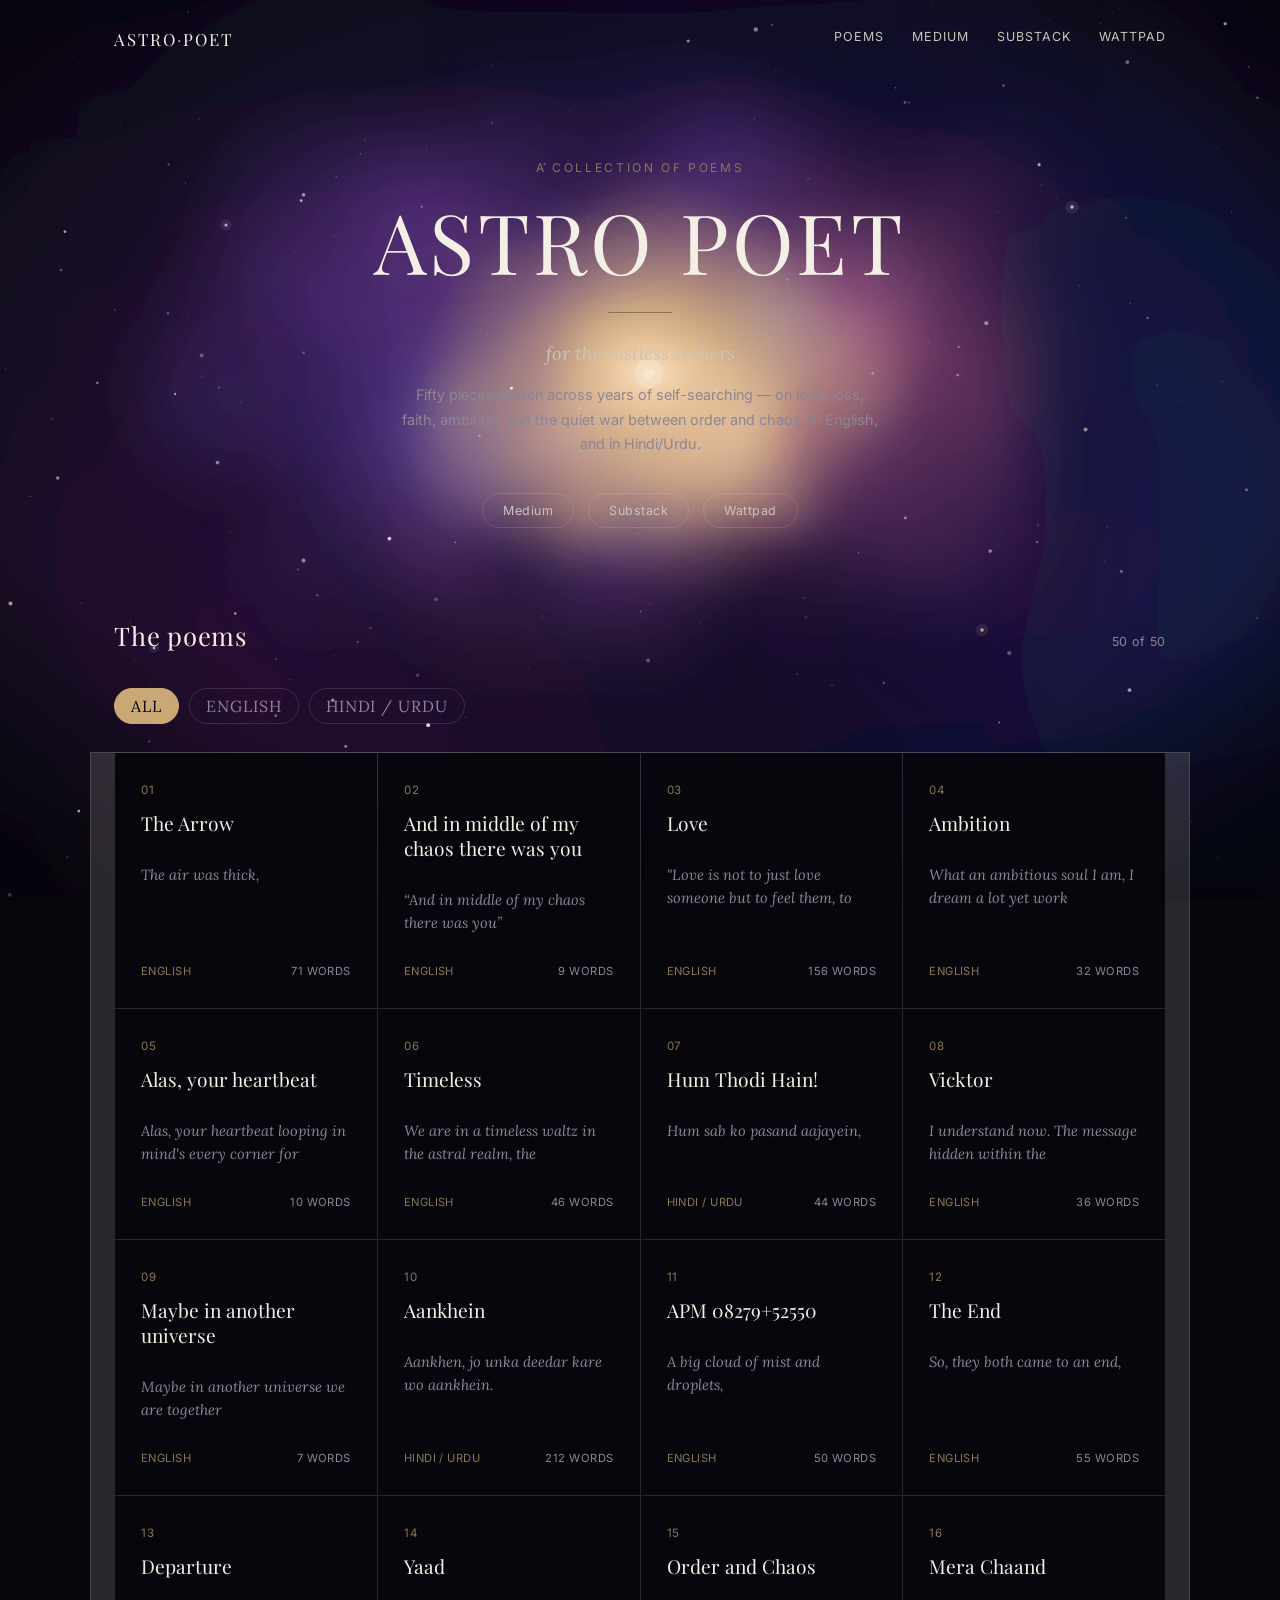
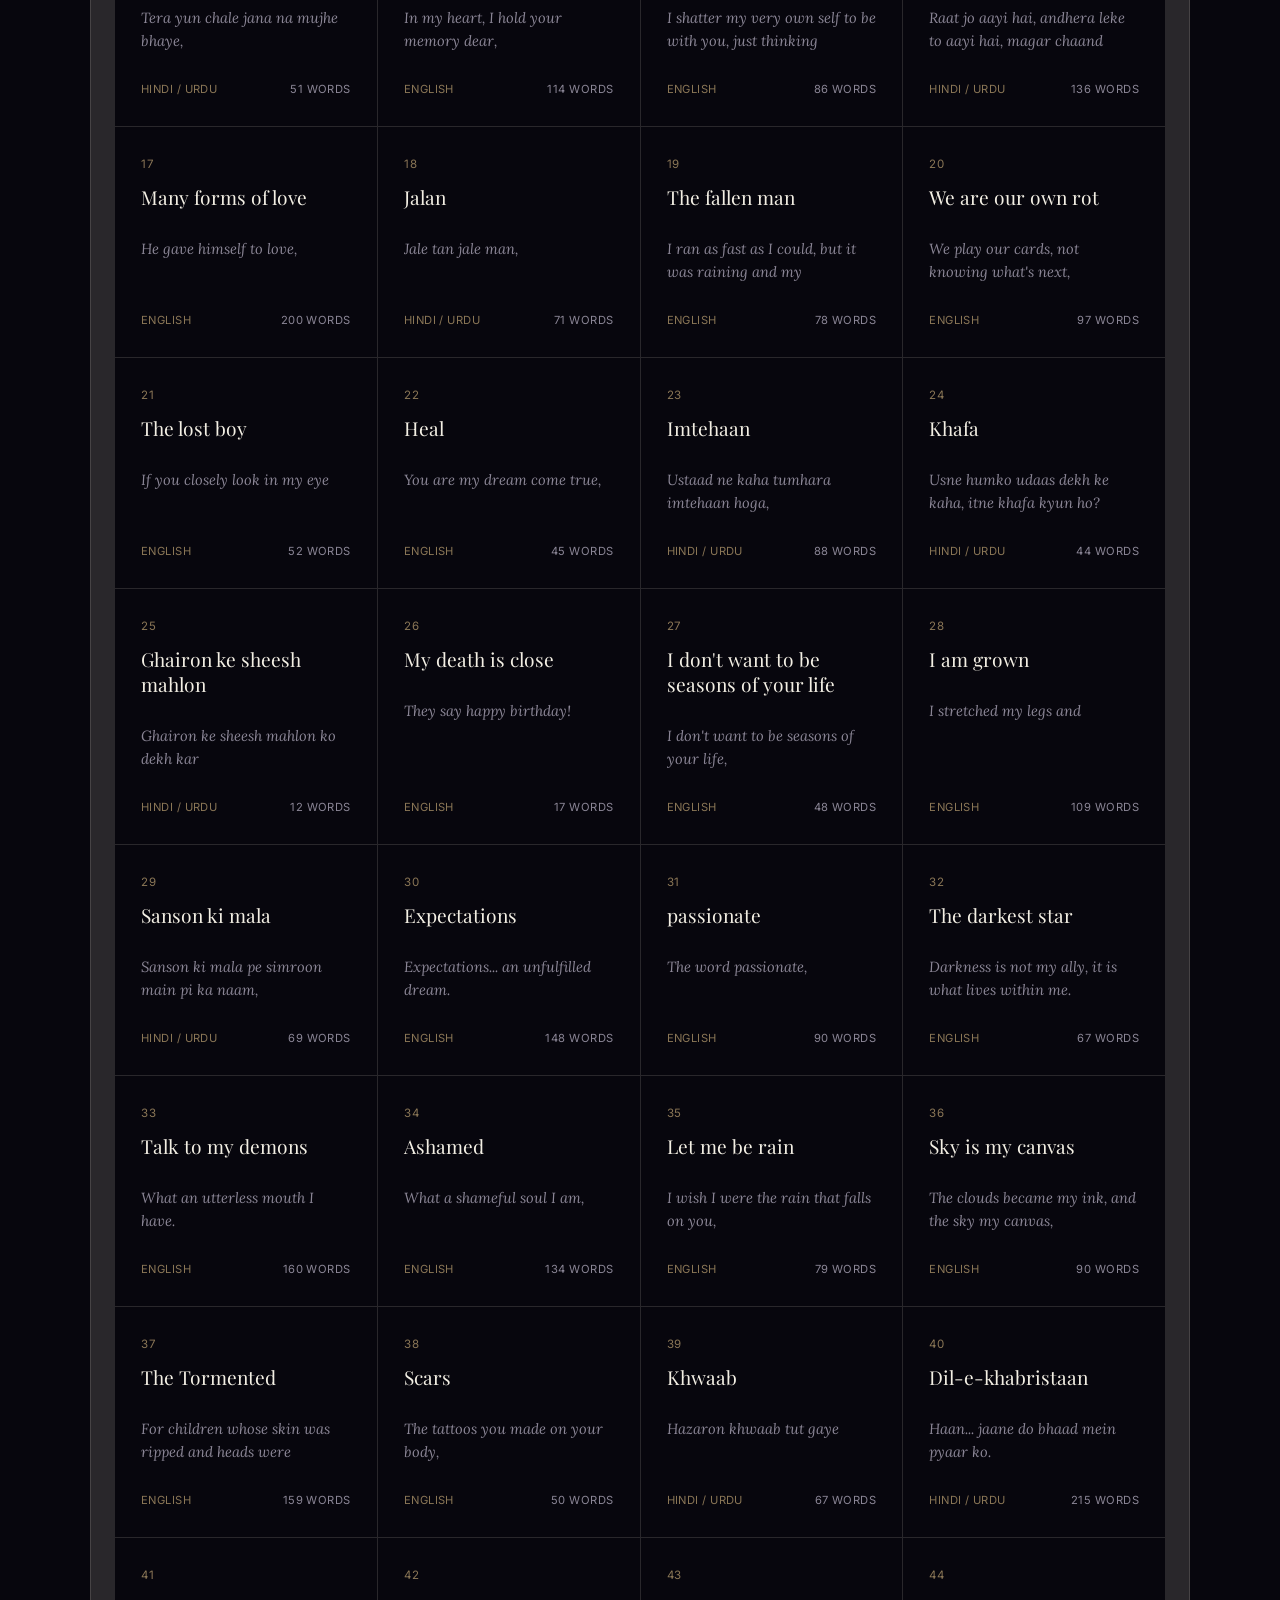
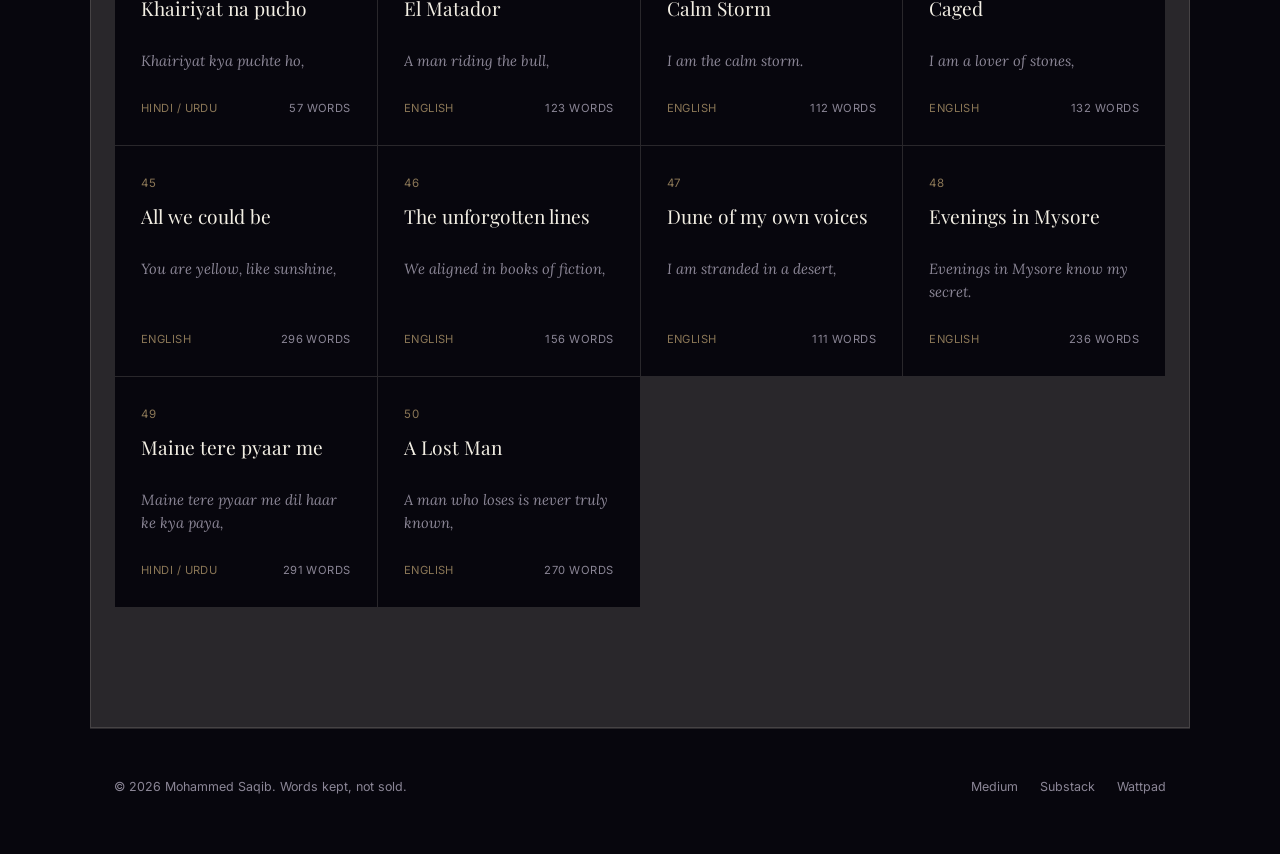
<file: index.html>
<!DOCTYPE html>
<html lang="en">
<head>
<meta charset="UTF-8">
<meta name="viewport" content="width=device-width, initial-scale=1.0">
<title>Astro Poet — for the restless seekers</title>
<meta name="description" content="A collection of poems by Astro Poet — on love, loss, identity, and the restless search for meaning. In English and Hindi/Urdu.">
<link rel="preconnect" href="https://fonts.googleapis.com">
<link rel="preconnect" href="https://fonts.gstatic.com" crossorigin>
<link href="https://fonts.googleapis.com/css2?family=Playfair+Display:wght@400;500&family=Lora:ital@0;1&family=Inter:wght@400;500&display=swap" rel="stylesheet">
<link rel="stylesheet" href="css/style.css">
</head>
<body>
<canvas id="starfield"></canvas>

<div class="page">
  <div id="nav-mount"></div>

  <header class="hero">
    <p class="eyebrow fade-rise">A collection of poems</p>
    <h1 class="fade-rise">ASTRO POET</h1>
    <div class="rule"></div>
    <p class="tagline fade-rise">for the restless seekers</p>
    <p class="sub fade-rise">Fifty pieces written across years of self-searching — on love, loss, faith,
      ambition, and the quiet war between order and chaos. In English, and in Hindi/Urdu.</p>
    <div class="social-row fade-rise" id="social-mount"></div>
  </header>

  <div class="section-label">
    <h2>The poems</h2>
    <span class="count" id="poem-count"></span>
  </div>

  <div class="filter-row" id="filter-mount">
    <button class="filter-btn" data-lang="all" aria-pressed="true">All</button>
    <button class="filter-btn" data-lang="en" aria-pressed="false">English</button>
    <button class="filter-btn" data-lang="hi" aria-pressed="false">Hindi / Urdu</button>
  </div>

  <main class="poem-grid" id="poem-grid"></main>

  <div id="footer-mount"></div>
</div>

<script src="js/site.js"></script>
<script src="js/poems-data.js"></script>
<script src="js/starfield.js"></script>
<script>
  document.getElementById('nav-mount').outerHTML = renderNav('index.html');
  document.getElementById('footer-mount').outerHTML = renderFooter();

  document.getElementById('social-mount').innerHTML = SITE.social
    .map(s => `<a class="social-pill" href="${s.url}" target="_blank" rel="noopener">${s.label}</a>`)
    .join('');

  let currentFilter = 'all';

  function renderGrid() {
    const grid = document.getElementById('poem-grid');
    const list = POEMS.filter(p => currentFilter === 'all' || p.lang === currentFilter);
    document.getElementById('poem-count').textContent =
      `${list.length} of ${POEMS.length}`;

    grid.innerHTML = list.map(p => `
      <a class="poem-card reveal" href="poem.html?p=${p.slug}">
        <span class="num">${String(p.id).padStart(2, '0')}</span>
        <h3>${p.title}</h3>
        <p class="teaser">${p.firstLine}</p>
        <div class="meta-row">
          <span class="lang-tag">${p.lang === 'hi' ? 'Hindi / Urdu' : 'English'}</span>
          <span>${p.wordCount} words</span>
        </div>
      </a>
    `).join('');

    observeCards();
  }

  function observeCards() {
    const cards = document.querySelectorAll('.poem-card.reveal');
    if (!('IntersectionObserver' in window)) {
      cards.forEach(c => c.classList.add('is-visible'));
      return;
    }
    const io = new IntersectionObserver((entries) => {
      entries.forEach((entry, i) => {
        if (entry.isIntersecting) {
          const card = entry.target;
          const delay = (Array.from(cards).indexOf(card) % 8) * 45;
          setTimeout(() => card.classList.add('is-visible'), delay);
          io.unobserve(card);
        }
      });
    }, { threshold: 0.08, rootMargin: '0px 0px -40px 0px' });
    cards.forEach(c => io.observe(c));
  }

  document.querySelectorAll('.filter-btn').forEach(btn => {
    btn.addEventListener('click', () => {
      document.querySelectorAll('.filter-btn').forEach(b => b.setAttribute('aria-pressed', 'false'));
      btn.setAttribute('aria-pressed', 'true');
      currentFilter = btn.dataset.lang;
      renderGrid();
    });
  });

  renderGrid();
</script>
</body>
</html>
</file>
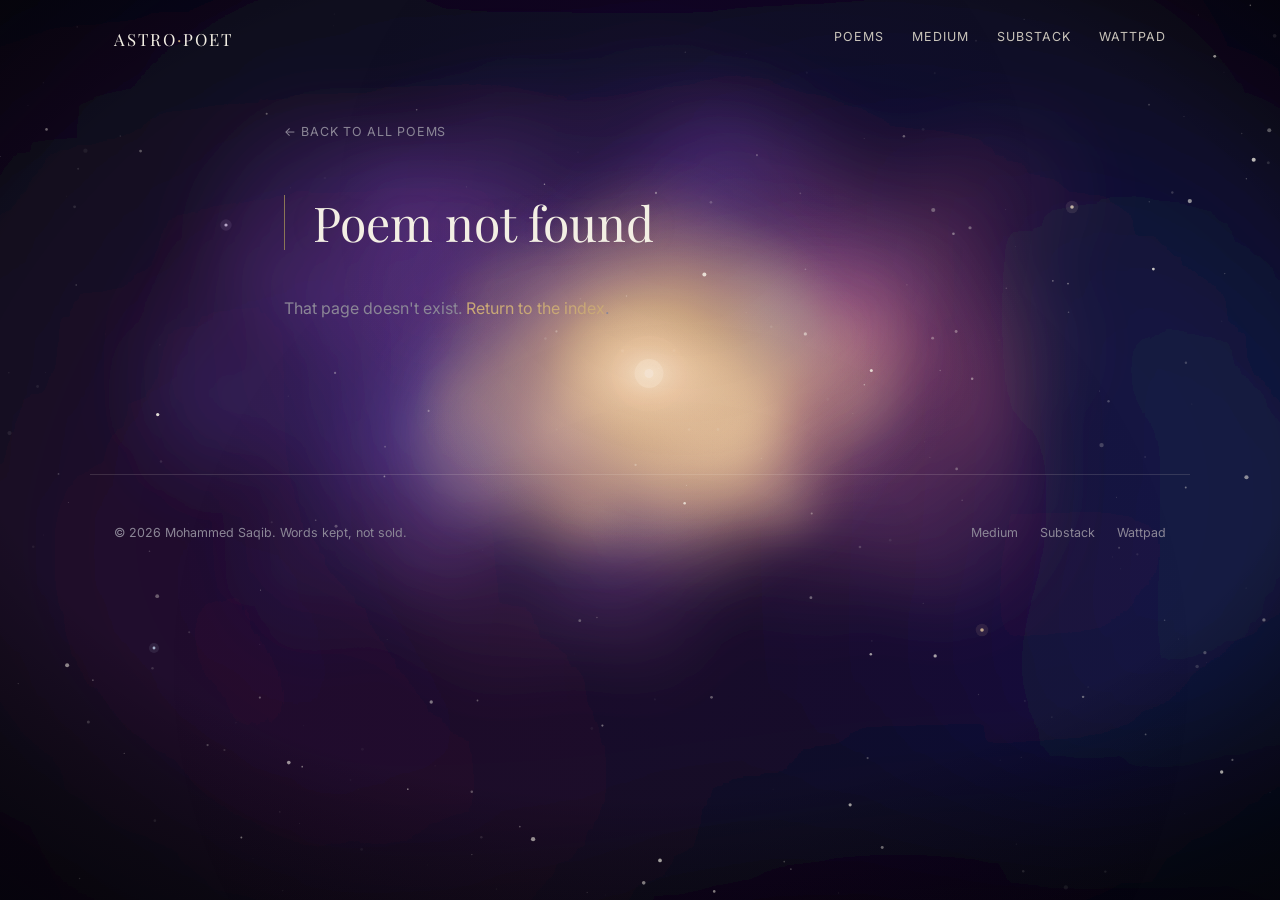
<file: poem.html>
<!DOCTYPE html>
<html lang="en">
<head>
<meta charset="UTF-8">
<meta name="viewport" content="width=device-width, initial-scale=1.0">
<title id="page-title">Astro Poet</title>
<meta id="page-desc" name="description" content="">
<link rel="preconnect" href="https://fonts.googleapis.com">
<link rel="preconnect" href="https://fonts.gstatic.com" crossorigin>
<link href="https://fonts.googleapis.com/css2?family=Playfair+Display:wght@400;500&family=Lora:ital@0;1&family=Inter:wght@400;500&display=swap" rel="stylesheet">
<link rel="stylesheet" href="css/style.css">
</head>
<body>
<canvas id="starfield"></canvas>

<div class="page">
  <div id="nav-mount"></div>

  <main class="poem-page" id="poem-mount">
    <!-- filled by script -->
  </main>

  <div id="footer-mount"></div>
</div>

<script src="js/site.js"></script>
<script src="js/poems-data.js"></script>
<script src="js/starfield.js"></script>
<script>
  document.getElementById('nav-mount').outerHTML = renderNav('');
  document.getElementById('footer-mount').outerHTML = renderFooter();

  const params = new URLSearchParams(window.location.search);
  const slug = params.get('p');
  const idx = POEMS.findIndex(p => p.slug === slug);
  const mount = document.getElementById('poem-mount');

  if (idx === -1) {
    mount.innerHTML = `
      <a class="back-link" href="index.html">&larr; Back to all poems</a>
      <div class="poem-header">
        <h1>Poem not found</h1>
      </div>
      <p style="font-family: var(--ui); color: var(--ink-faint);">
        That page doesn't exist. <a href="index.html" style="color: var(--gold);">Return to the index</a>.
      </p>
    `;
  } else {
    const poem = POEMS[idx];
    const prev = POEMS[idx - 1];
    const next = POEMS[idx + 1];

    document.getElementById('page-title').textContent = `${poem.title} — Astro Poet`;
    document.getElementById('page-desc').setAttribute('content', poem.firstLine);

    const bodyHtml = poem.body
      .split(/\n\n+/)
      .map(stanza => `<p>${stanza.replace(/\n/g, '<br>')}</p>`)
      .join('');

    mount.innerHTML = `
      <a class="back-link" href="index.html">&larr; Back to all poems</a>
      <div class="poem-header fade-rise">
        <div class="poem-num">${String(poem.id).padStart(2, '0')} &middot; ${poem.lang === 'hi' ? 'Hindi / Urdu' : 'English'}</div>
        <h1>${poem.title}</h1>
      </div>
      <div class="poem-body fade-rise" style="animation-delay: 0.2s;">${bodyHtml}</div>
      <nav class="poem-nav fade-rise" style="animation-delay: 0.35s;">
        ${prev ? `<a href="poem.html?p=${prev.slug}"><span class="dir">&larr; Previous</span><span class="title">${prev.title}</span></a>` : '<span></span>'}
        ${next ? `<a class="next" href="poem.html?p=${next.slug}"><span class="dir">Next &rarr;</span><span class="title">${next.title}</span></a>` : '<span></span>'}
      </nav>
    `;
  }
</script>
</body>
</html>
</file>
<file: css/style.css>
/* ============================================================
   ASTRO POET — Design tokens
   Derived from the source collection: near-black starfield,
   warm parchment ink, a quiet gold accent for "Astro".
   ============================================================ */
:root {
  --bg: #07060d;
  --bg-elevated: #0d0c16;
  --ink: #f3efe4;
  --ink-dim: #c9c4ba;
  --ink-faint: #8b8696;
  --gold: #c9a876;
  --gold-dim: #8a7656;
  --rule: rgba(243, 239, 228, 0.14);
  --rule-strong: rgba(243, 239, 228, 0.28);

  --display: "Playfair Display", "Georgia", serif;
  --body-serif: "Lora", "Georgia", serif;
  --ui: "Inter", -apple-system, BlinkMacSystemFont, "Segoe UI", sans-serif;

  --max-w: 760px;
  --max-w-wide: 1100px;
}

* { box-sizing: border-box; }
html { scroll-behavior: smooth; }

body {
  margin: 0;
  background: #07060d url('../assets/nebula.svg') center center / cover no-repeat fixed;
  color: var(--ink);
  font-family: var(--body-serif);
  -webkit-font-smoothing: antialiased;
  text-rendering: optimizeLegibility;
  min-height: 100vh;
  position: relative;
}

a { color: inherit; text-decoration: none; }

::selection {
  background: var(--gold-dim);
  color: var(--bg);
}

/* ---------- Motion: entrance + reveal ---------- */
@keyframes fadeRise {
  from { opacity: 0; transform: translateY(18px); }
  to   { opacity: 1; transform: translateY(0); }
}

@keyframes ruleGrow {
  from { width: 0; opacity: 0; }
  to   { opacity: 1; }
}

@keyframes glowPulse {
  0%, 100% { box-shadow: 0 0 0 0 rgba(201, 168, 118, 0); }
  50% { box-shadow: 0 0 24px 2px rgba(201, 168, 118, 0.12); }
}

.fade-rise {
  opacity: 0;
  animation: fadeRise 0.9s cubic-bezier(0.16, 1, 0.3, 1) forwards;
}

.reveal {
  opacity: 0;
  transform: translateY(22px);
  transition: opacity 0.7s cubic-bezier(0.16, 1, 0.3, 1),
              transform 0.7s cubic-bezier(0.16, 1, 0.3, 1);
}

.reveal.is-visible {
  opacity: 1;
  transform: translateY(0);
}

@media (prefers-reduced-motion: reduce) {
  .fade-rise, .reveal {
    opacity: 1 !important;
    transform: none !important;
    animation: none !important;
    transition: none !important;
  }
}

/* ---------- Starfield canvas ---------- */
#starfield {
  position: fixed;
  inset: 0;
  width: 100%;
  height: 100%;
  z-index: 0;
  pointer-events: none;
}

.page {
  position: relative;
  z-index: 1;
}

@media (prefers-reduced-motion: reduce) {
  #starfield { display: none; }
}

/* ---------- Top nav ---------- */
.site-nav {
  display: flex;
  align-items: center;
  justify-content: space-between;
  max-width: var(--max-w-wide);
  margin: 0 auto;
  padding: 28px 24px 0;
}

.site-nav .wordmark {
  font-family: var(--display);
  font-size: 1.05rem;
  letter-spacing: 0.12em;
  text-transform: uppercase;
  color: var(--ink);
}

.site-nav .wordmark span {
  color: var(--gold);
}

.site-nav .nav-links {
  display: flex;
  gap: 28px;
  font-family: var(--ui);
  font-size: 0.78rem;
  letter-spacing: 0.08em;
  text-transform: uppercase;
}

.site-nav .nav-links a {
  color: var(--ink-dim);
  border-bottom: 1px solid transparent;
  padding-bottom: 4px;
  transition: color 0.2s ease, border-color 0.2s ease;
}

.site-nav .nav-links a:hover,
.site-nav .nav-links a:focus-visible {
  color: var(--gold);
  border-color: var(--gold-dim);
}

/* ---------- Hero ---------- */
.hero {
  max-width: var(--max-w-wide);
  margin: 0 auto;
  padding: 110px 24px 90px;
  text-align: center;
}

.hero .eyebrow {
  font-family: var(--ui);
  font-size: 0.75rem;
  letter-spacing: 0.22em;
  text-transform: uppercase;
  color: var(--gold-dim);
  margin: 0 0 22px;
  animation-delay: 0.05s;
}

.hero h1 {
  font-family: var(--display);
  font-weight: 400;
  font-size: clamp(2.6rem, 8vw, 5.2rem);
  letter-spacing: 0.04em;
  margin: 0;
  color: var(--ink);
  line-height: 1.05;
  text-shadow: 0 0 40px rgba(201, 168, 118, 0.18);
  animation-delay: 0.18s;
}

.hero .rule {
  width: 64px;
  height: 1px;
  background: var(--gold-dim);
  margin: 28px auto;
  animation: ruleGrow 0.8s cubic-bezier(0.16, 1, 0.3, 1) forwards;
  animation-delay: 0.5s;
  opacity: 0;
}

.hero .tagline {
  font-family: var(--body-serif);
  font-style: italic;
  font-size: 1.15rem;
  color: var(--ink-dim);
  margin: 0 0 8px;
  animation-delay: 0.62s;
}

.hero .sub {
  font-family: var(--ui);
  font-size: 0.9rem;
  color: var(--ink-faint);
  max-width: 480px;
  margin: 18px auto 0;
  line-height: 1.7;
  animation-delay: 0.74s;
}

/* ---------- Social row ---------- */
.social-row {
  display: flex;
  justify-content: center;
  gap: 14px;
  margin-top: 36px;
  flex-wrap: wrap;
  animation-delay: 0.86s;
}

.social-pill {
  font-family: var(--ui);
  font-size: 0.78rem;
  letter-spacing: 0.04em;
  color: var(--ink-dim);
  border: 1px solid var(--rule);
  border-radius: 999px;
  padding: 9px 20px;
  transition: border-color 0.25s ease, color 0.25s ease, background 0.25s ease, box-shadow 0.25s ease, transform 0.25s ease;
}

.social-pill:hover,
.social-pill:focus-visible {
  border-color: var(--gold-dim);
  color: var(--gold);
  background: rgba(201, 168, 118, 0.08);
  box-shadow: 0 0 18px rgba(201, 168, 118, 0.18);
  transform: translateY(-1px);
}

/* ---------- Section labels ---------- */
.section-label {
  max-width: var(--max-w-wide);
  margin: 0 auto;
  padding: 0 24px;
  display: flex;
  align-items: baseline;
  justify-content: space-between;
  gap: 16px;
  margin-bottom: 36px;
}

.section-label h2 {
  font-family: var(--display);
  font-weight: 400;
  font-size: 1.6rem;
  letter-spacing: 0.03em;
  margin: 0;
}

.section-label .count {
  font-family: var(--ui);
  font-size: 0.78rem;
  color: var(--ink-faint);
  letter-spacing: 0.04em;
  white-space: nowrap;
}

/* ---------- Filter / language toggle ---------- */
.filter-row {
  max-width: var(--max-w-wide);
  margin: 0 auto 28px;
  padding: 0 24px;
  display: flex;
  gap: 10px;
  flex-wrap: wrap;
}

.filter-btn {
  font-family: var(--ui);
  font-size: 0.75rem;
  letter-spacing: 0.06em;
  text-transform: uppercase;
  color: var(--ink-faint);
  background: transparent;
  border: 1px solid var(--rule);
  border-radius: 999px;
  padding: 7px 16px;
  cursor: pointer;
  transition: all 0.2s ease;
  font: inherit;
}

.filter-btn[aria-pressed="true"] {
  color: var(--bg);
  background: var(--gold);
  border-color: var(--gold);
}

.filter-btn:hover:not([aria-pressed="true"]) {
  border-color: var(--gold-dim);
  color: var(--ink);
}

/* ---------- Poem index grid ---------- */
.poem-grid {
  max-width: var(--max-w-wide);
  margin: 0 auto;
  padding: 0 24px 120px;
  display: grid;
  grid-template-columns: repeat(auto-fill, minmax(260px, 1fr));
  gap: 1px;
  background: var(--rule);
  border: 1px solid var(--rule);
}

.poem-card {
  background: var(--bg);
  padding: 30px 26px;
  display: flex;
  flex-direction: column;
  gap: 14px;
  min-height: 168px;
  position: relative;
  transition: background 0.35s ease, transform 0.35s cubic-bezier(0.16, 1, 0.3, 1), box-shadow 0.35s ease;
}

.poem-card::before {
  content: '';
  position: absolute;
  left: 0;
  top: 0;
  bottom: 0;
  width: 2px;
  background: var(--gold);
  transform: scaleY(0);
  transform-origin: top;
  transition: transform 0.4s cubic-bezier(0.16, 1, 0.3, 1);
}

.poem-card:hover,
.poem-card:focus-visible {
  background: var(--bg-elevated);
  transform: translateY(-3px);
  box-shadow: 0 14px 32px -12px rgba(0, 0, 0, 0.6), 0 0 0 1px rgba(201, 168, 118, 0.12);
  z-index: 2;
}

.poem-card:hover::before,
.poem-card:focus-visible::before {
  transform: scaleY(1);
}

.poem-card:hover h3,
.poem-card:focus-visible h3 {
  color: var(--gold);
}

.poem-card h3 {
  transition: color 0.3s ease;
}

.poem-card .num {
  font-family: var(--ui);
  font-size: 0.72rem;
  color: var(--gold-dim);
  letter-spacing: 0.08em;
}

.poem-card h3 {
  font-family: var(--display);
  font-weight: 400;
  font-size: 1.2rem;
  margin: 0;
  color: var(--ink);
  line-height: 1.3;
}

.poem-card .teaser {
  font-family: var(--body-serif);
  font-style: italic;
  font-size: 0.92rem;
  color: var(--ink-faint);
  line-height: 1.55;
  flex: 1;
  display: -webkit-box;
  -webkit-line-clamp: 2;
  -webkit-box-orient: vertical;
  overflow: hidden;
}

.poem-card .meta-row {
  display: flex;
  justify-content: space-between;
  font-family: var(--ui);
  font-size: 0.7rem;
  color: var(--ink-faint);
  letter-spacing: 0.04em;
  text-transform: uppercase;
}

.poem-card .lang-tag {
  color: var(--gold-dim);
}

/* ---------- Poem reading page ---------- */
.poem-page {
  max-width: var(--max-w);
  margin: 0 auto;
  padding: 70px 24px 140px;
}

.back-link {
  display: inline-flex;
  align-items: center;
  gap: 8px;
  font-family: var(--ui);
  font-size: 0.78rem;
  letter-spacing: 0.06em;
  text-transform: uppercase;
  color: var(--ink-faint);
  margin-bottom: 56px;
  transition: color 0.2s ease;
}

.back-link:hover { color: var(--gold); }

.poem-header {
  border-left: 1px solid var(--gold-dim);
  padding-left: 28px;
  margin-bottom: 48px;
  position: relative;
  overflow: hidden;
}

.poem-header::before {
  content: '';
  position: absolute;
  left: -1px;
  top: 0;
  bottom: 0;
  width: 1px;
  background: var(--gold);
  transform: scaleY(0);
  transform-origin: top;
  animation: ruleGrowV 0.9s cubic-bezier(0.16, 1, 0.3, 1) forwards;
  animation-delay: 0.15s;
}

@keyframes ruleGrowV {
  to { transform: scaleY(1); }
}

.poem-header .poem-num {
  font-family: var(--ui);
  font-size: 0.75rem;
  letter-spacing: 0.1em;
  color: var(--gold-dim);
  text-transform: uppercase;
  margin-bottom: 14px;
}

.poem-header h1 {
  font-family: var(--display);
  font-weight: 400;
  font-size: clamp(2rem, 5vw, 3rem);
  margin: 0;
  line-height: 1.15;
  color: var(--ink);
  text-shadow: 0 0 36px rgba(201, 168, 118, 0.14);
}

.poem-body {
  border-left: 1px solid var(--rule);
  padding-left: 28px;
  font-family: var(--body-serif);
  font-style: italic;
  font-size: 1.2rem;
  line-height: 2;
  color: var(--ink);
  white-space: pre-wrap;
}

.poem-body p {
  margin: 0 0 1.6em;
}

.poem-nav {
  display: flex;
  justify-content: space-between;
  gap: 20px;
  margin-top: 80px;
  padding-top: 36px;
  border-top: 1px solid var(--rule);
  font-family: var(--ui);
}

.poem-nav a {
  flex: 1;
  max-width: 48%;
  padding: 16px 18px;
  border-radius: 4px;
  transition: background 0.3s ease, box-shadow 0.3s ease;
}

.poem-nav a:hover,
.poem-nav a:focus-visible {
  background: var(--bg-elevated);
  box-shadow: 0 0 0 1px rgba(201, 168, 118, 0.14);
}

.poem-nav .next {
  margin-left: auto;
}

.poem-nav .dir {
  display: block;
  font-size: 0.7rem;
  letter-spacing: 0.1em;
  text-transform: uppercase;
  color: var(--ink-faint);
  margin-bottom: 8px;
}

.poem-nav .title {
  font-family: var(--display);
  font-size: 1.05rem;
  color: var(--ink-dim);
  transition: color 0.2s ease;
}

.poem-nav a:hover .title { color: var(--gold); }
.poem-nav .next { text-align: right; }

/* ---------- Footer ---------- */
.site-footer {
  max-width: var(--max-w-wide);
  margin: 0 auto;
  padding: 50px 24px 60px;
  border-top: 1px solid var(--rule);
  display: flex;
  flex-wrap: wrap;
  gap: 20px;
  align-items: center;
  justify-content: space-between;
  font-family: var(--ui);
  font-size: 0.78rem;
  color: var(--ink-faint);
}

.site-footer .footer-links {
  display: flex;
  gap: 22px;
}

.site-footer a:hover { color: var(--gold); }

/* ---------- Focus states ---------- */
a:focus-visible,
button:focus-visible {
  outline: 1px solid var(--gold);
  outline-offset: 3px;
}

/* ---------- Responsive ---------- */
@media (max-width: 640px) {
  .site-nav { padding: 22px 18px 0; }
  .site-nav .nav-links { gap: 16px; font-size: 0.7rem; }
  .hero { padding: 70px 18px 60px; }
  .section-label { padding: 0 18px; flex-direction: column; align-items: flex-start; gap: 6px;}
  .filter-row { padding: 0 18px; }
  .poem-grid { padding: 0 18px 90px; grid-template-columns: 1fr; }
  .poem-page { padding: 48px 18px 100px; }
  .poem-header, .poem-body { padding-left: 18px; }
  .poem-nav { flex-direction: column; }
  .poem-nav a { max-width: 100%; }
  .poem-nav .next { text-align: left; }
  .site-footer { padding: 36px 18px 48px; flex-direction: column; align-items: flex-start; }
}
</file>
